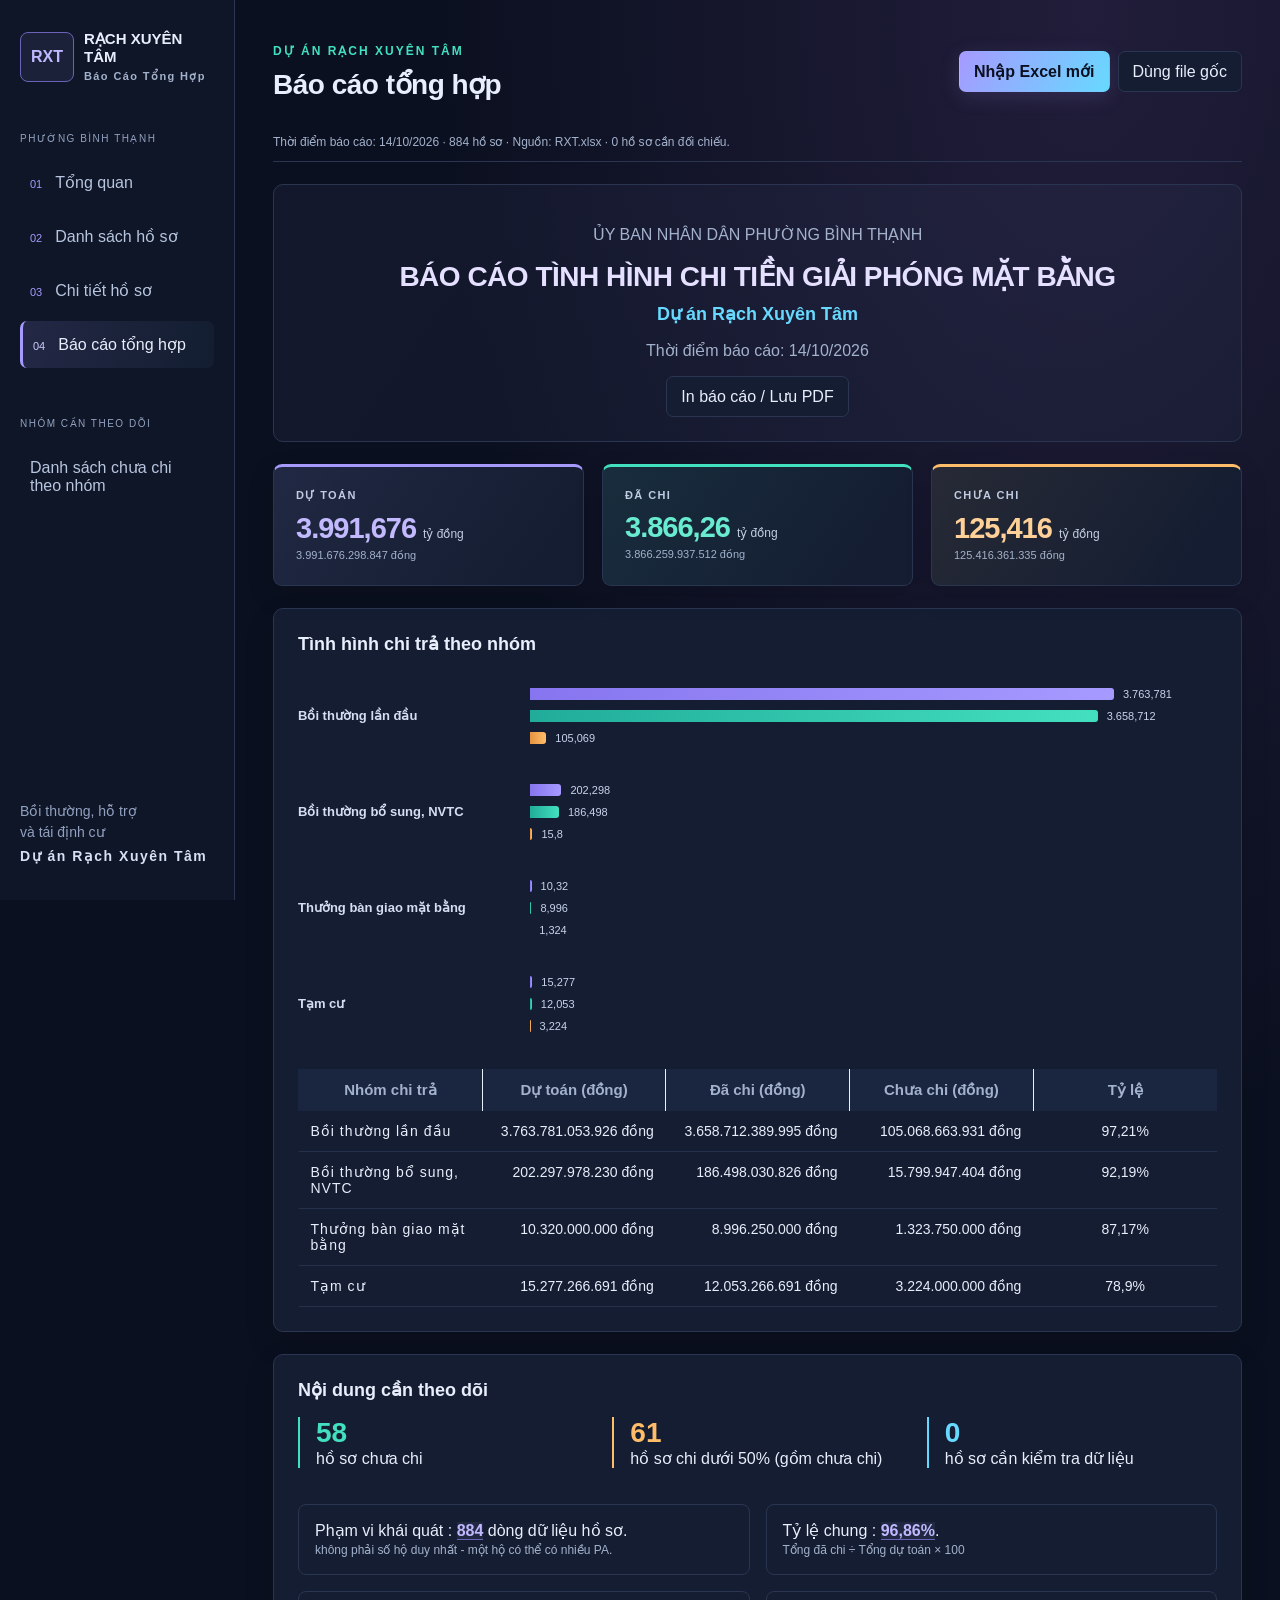
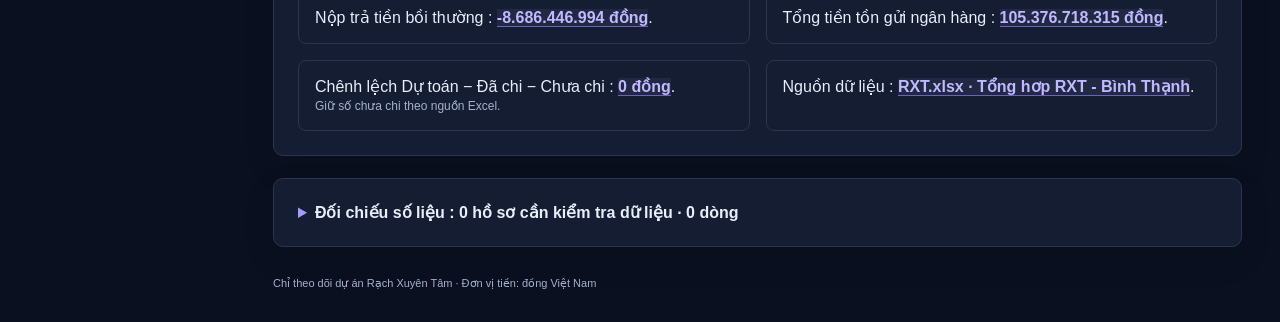
<file: pages/bao-cao.html>
<!doctype html>
<html lang="vi">
  <head>
    <meta charset="utf-8" />
    <meta name="viewport" content="width=device-width,initial-scale=1" />
    <meta
      name="description"
      content="Theo dõi giải ngân bồi thường, hỗ trợ và tái định cư dự án Rạch Xuyên Tâm, phường Bình Thạnh"
    />
    <title>Rạch Xuyên Tâm · Quản lý giải ngân</title>
    <link rel="icon" href="../assets/favicon.svg" />
    <link rel="stylesheet" href="../css/style.css" />
    <link rel="stylesheet" href="../css/dashboard.css" />
    <link rel="stylesheet" href="../css/report.css" />
  </head>
  <body data-page="report">
    <div id="app"></div>
    <script src="../assets/vendor/xlsx.full.min.js"></script>
    <script src="../data/snapshot.js"></script>
    <script src="../js/mapping.js"></script>
    <script src="../js/data.js"></script>
    <script src="../js/excel.js"></script>
    <script src="../js/dashboard.js"></script>
    <script src="../js/detail.js"></script>
    <script src="../js/progress.js"></script>
    <script src="../js/report.js"></script>
    <script src="../js/app.js"></script>
  </body>
</html>
</file>
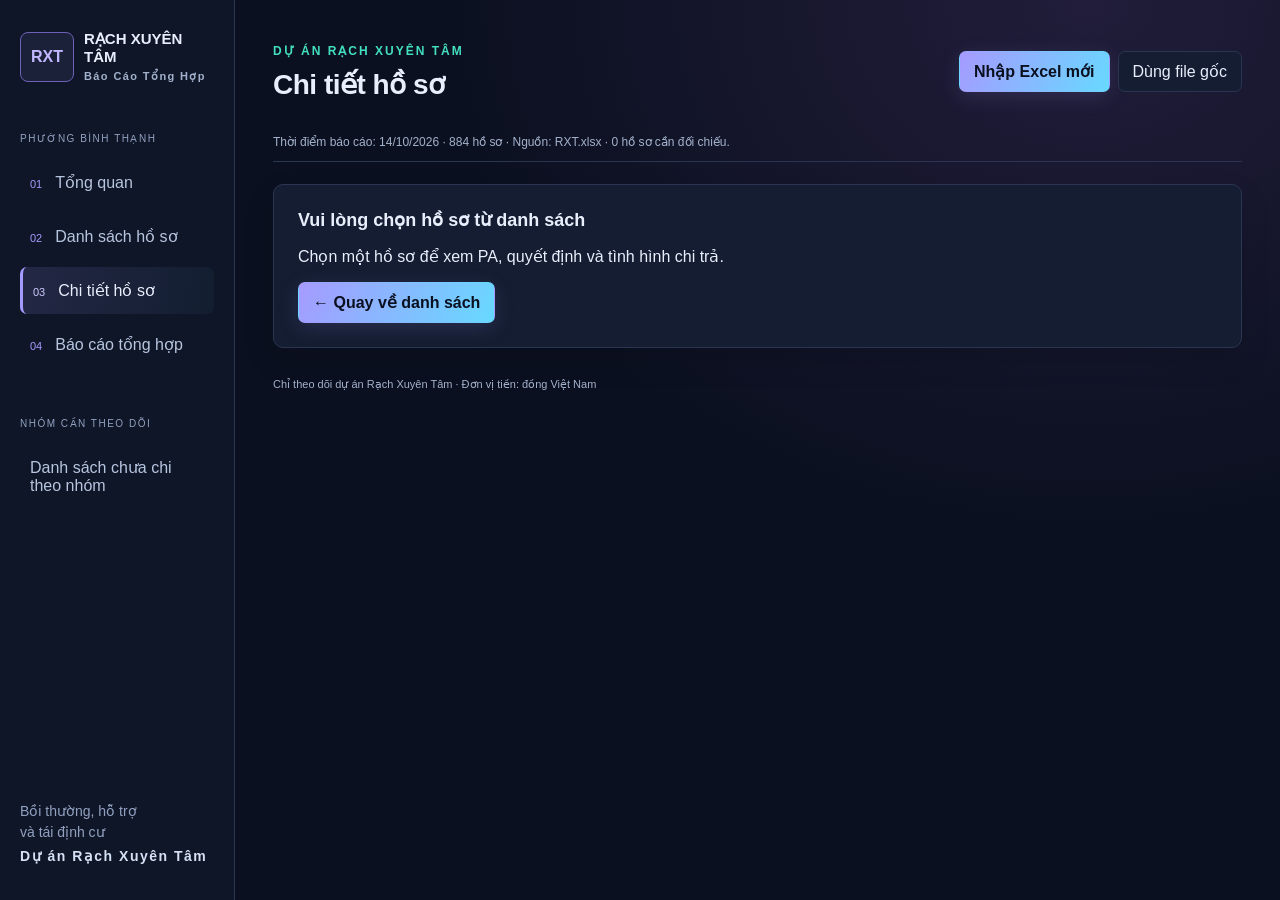
<file: pages/chi-tiet.html>
<!doctype html>
<html lang="vi">
  <head>
    <meta charset="utf-8" />
    <meta name="viewport" content="width=device-width,initial-scale=1" />
    <meta
      name="description"
      content="Theo dõi giải ngân bồi thường, hỗ trợ và tái định cư dự án Rạch Xuyên Tâm, phường Bình Thạnh"
    />
    <title>Rạch Xuyên Tâm · Quản lý giải ngân</title>
    <link rel="icon" href="../assets/favicon.svg" />
    <link rel="stylesheet" href="../css/style.css" />
    <link rel="stylesheet" href="../css/dashboard.css" />
    <link rel="stylesheet" href="../css/report.css" />
  </head>
  <body data-page="detail">
    <div id="app"></div>
    <script src="../assets/vendor/xlsx.full.min.js"></script>
    <script src="../data/snapshot.js"></script>
    <script src="../js/mapping.js"></script>
    <script src="../js/data.js"></script>
    <script src="../js/excel.js"></script>
    <script src="../js/dashboard.js"></script>
    <script src="../js/detail.js"></script>
    <script src="../js/progress.js"></script>
    <script src="../js/report.js"></script>
    <script src="../js/app.js"></script>
  </body>
</html>
</file>
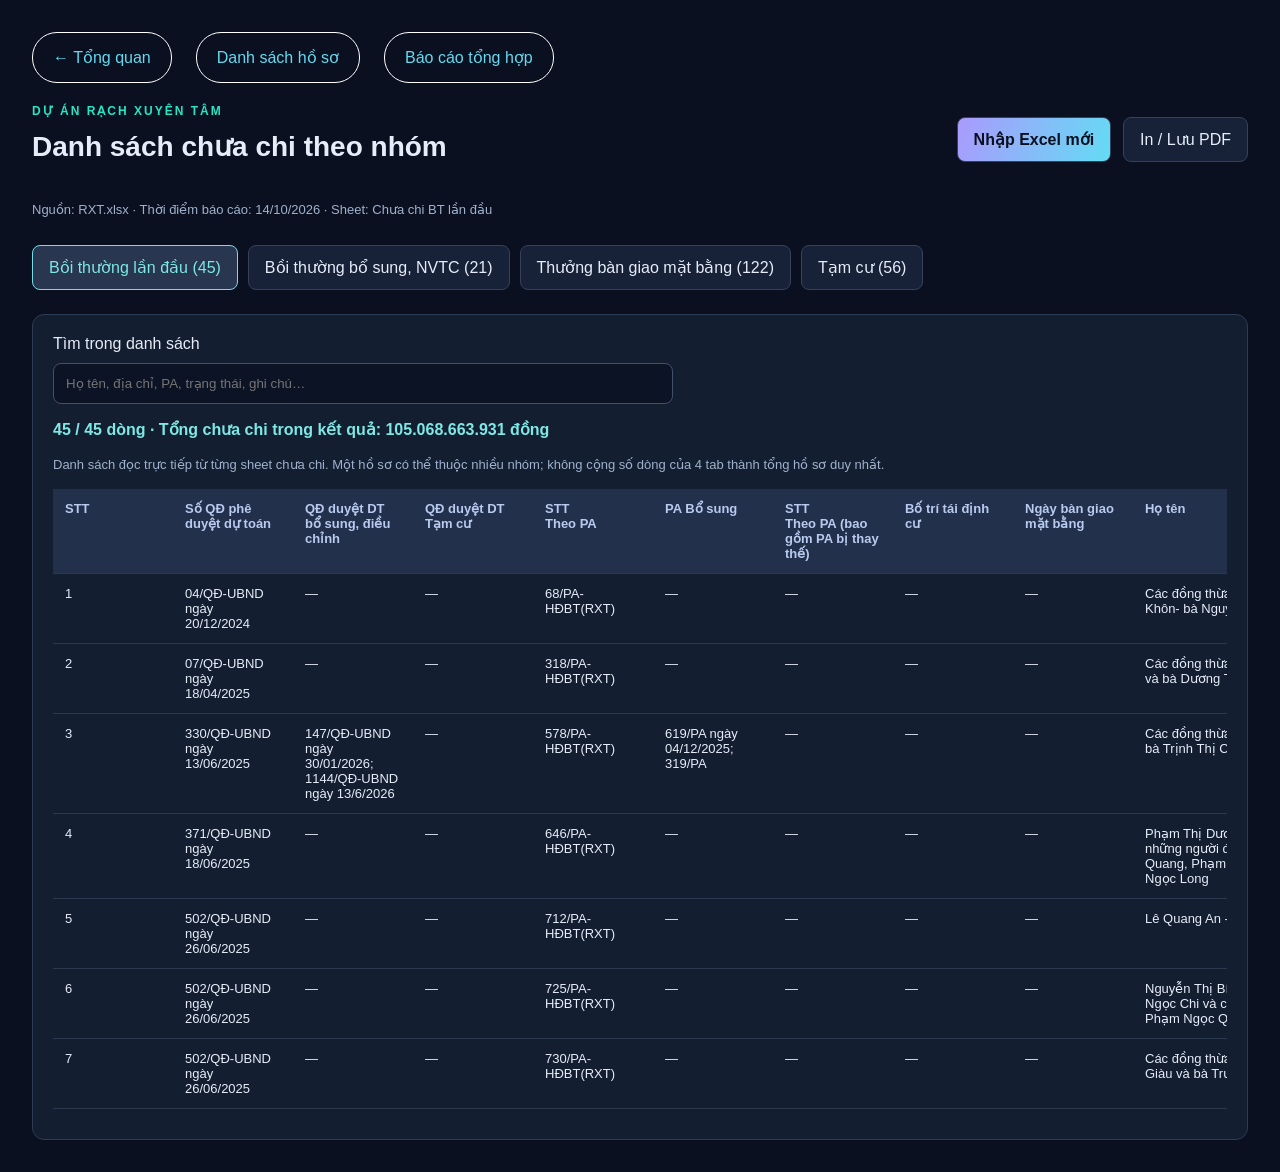
<file: pages/chua-chi.html>
<!doctype html>
<html lang="vi">
  <head>
    <meta charset="utf-8" />
    <meta name="viewport" content="width=device-width,initial-scale=1" />
    <title>Danh sách chưa chi · RXT</title>
    <link rel="stylesheet" href="../css/chua-chi.css" />
  </head>
  <body>
    <main>
      <nav>
        <a href="tong-quan.html">← Tổng quan</a>
        <a href="tien-do.html">Danh sách hồ sơ</a>
        <a href="bao-cao.html">Báo cáo tổng hợp</a>
      </nav>
      <header>
        <div>
          <p class="eyebrow">DỰ ÁN RẠCH XUYÊN TÂM</p>
          <h1>Danh sách chưa chi theo nhóm</h1>
        </div>
        <div class="actions">
          <label class="button"
            >Nhập Excel mới<input
              id="file"
              type="file"
              accept=".xlsx,.xls"
              hidden /></label
          ><button id="print">In / Lưu PDF</button>
        </div>
      </header>
      <p id="source" class="muted"></p>
      <p id="error" role="alert" hidden></p>
      <div id="tabs" role="tablist" aria-label="Nhóm chưa chi"></div>
      <section>
        <label for="search">Tìm trong danh sách</label
        ><input
          id="search"
          type="search"
          placeholder="Họ tên, địa chỉ, PA, trạng thái, ghi chú…"
        />
        <p id="stats" aria-live="polite"></p>
        <p class="muted">
          Danh sách đọc trực tiếp từ từng sheet chưa chi. Một hồ sơ có thể thuộc
          nhiều nhóm; không cộng số dòng của 4 tab thành tổng hồ sơ duy nhất.
        </p>
        <div class="table-wrap">
          <table>
            <thead id="head"></thead>
            <tbody id="body"></tbody>
          </table>
        </div>
      </section>
    </main>
    <script src="../assets/vendor/xlsx.full.min.js"></script>
    <script src="../js/excel.js"></script>
    <script src="../js/chua-chi.js"></script>
  </body>
</html>
</file>
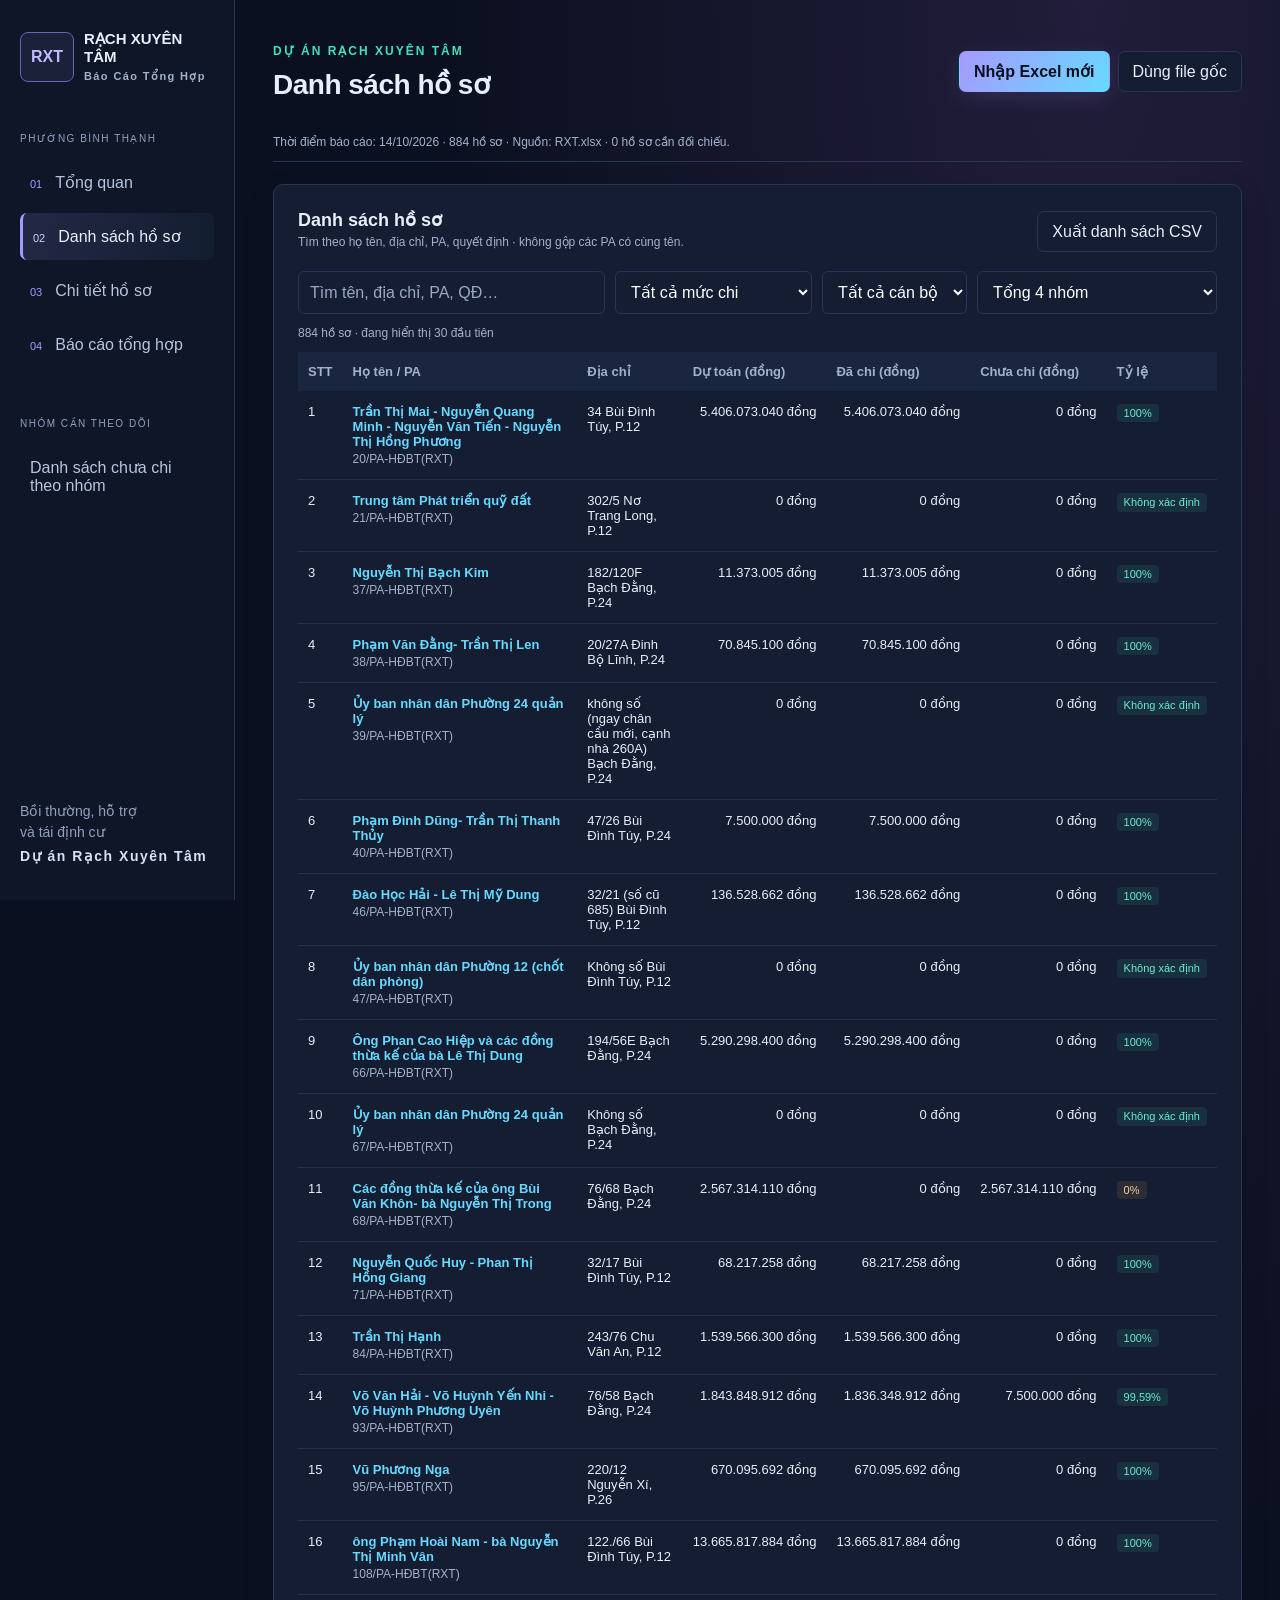
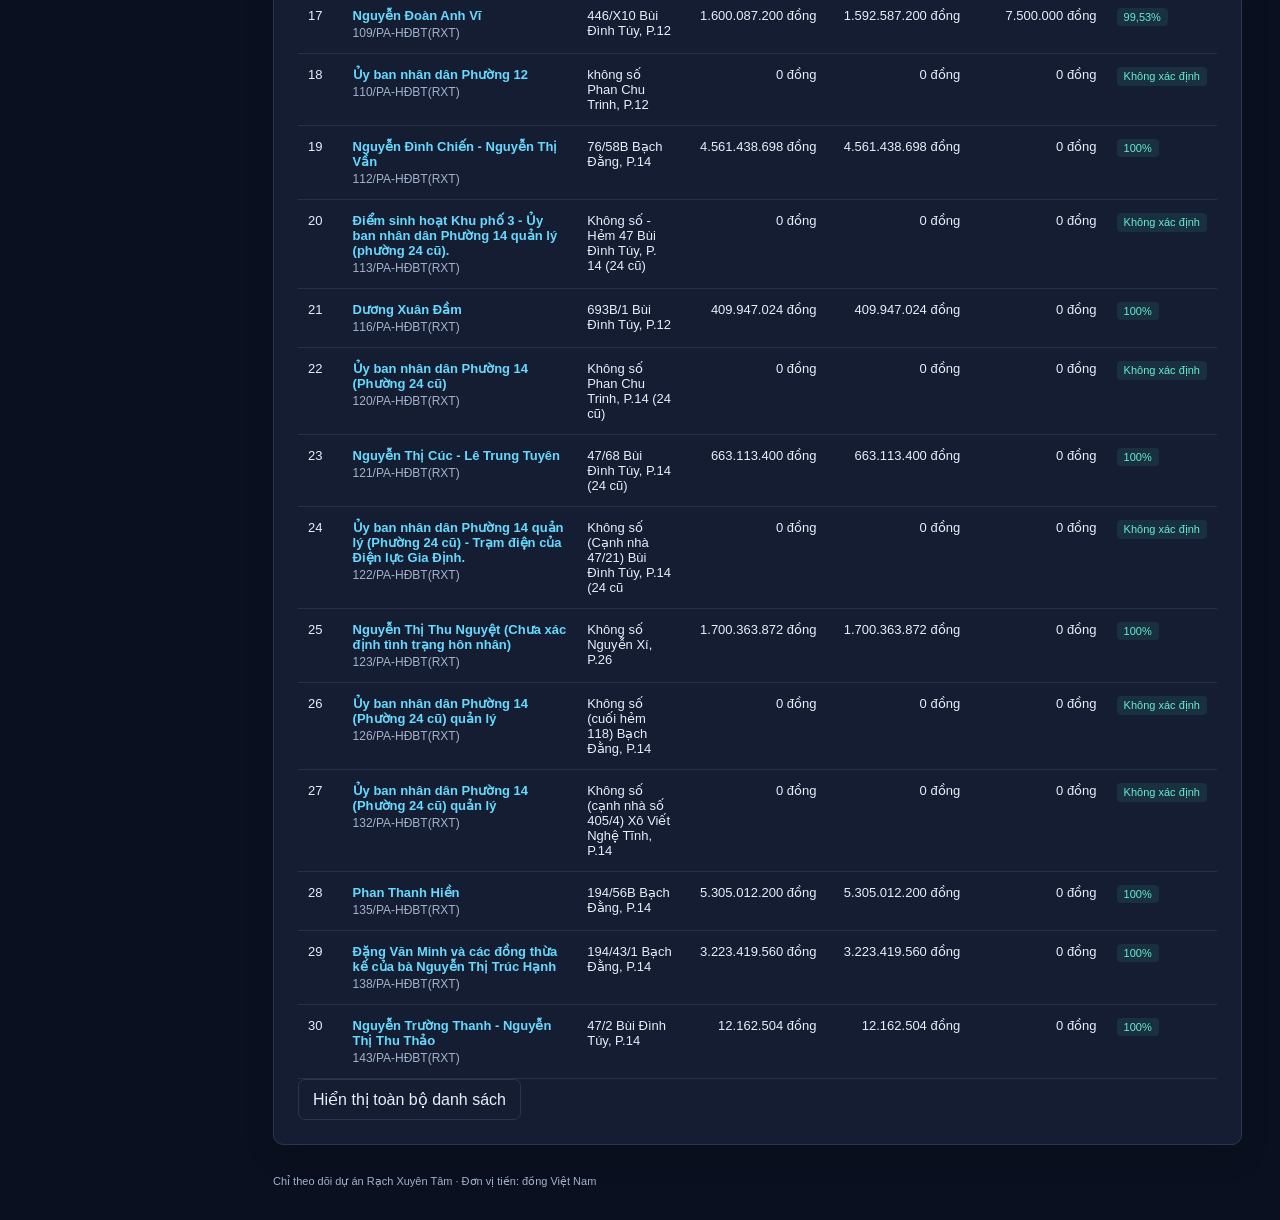
<file: pages/tien-do.html>
<!doctype html>
<html lang="vi">
  <head>
    <meta charset="utf-8" />
    <meta name="viewport" content="width=device-width,initial-scale=1" />
    <meta
      name="description"
      content="Theo dõi giải ngân bồi thường, hỗ trợ và tái định cư dự án Rạch Xuyên Tâm, phường Bình Thạnh"
    />
    <title>Rạch Xuyên Tâm · Quản lý giải ngân</title>
    <link rel="icon" href="../assets/favicon.svg" />
    <link rel="stylesheet" href="../css/style.css" />
    <link rel="stylesheet" href="../css/dashboard.css" />
    <link rel="stylesheet" href="../css/report.css" />
  </head>
  <body data-page="progress">
    <div id="app"></div>
    <script src="../assets/vendor/xlsx.full.min.js"></script>
    <script src="../data/snapshot.js"></script>
    <script src="../js/mapping.js"></script>
    <script src="../js/data.js"></script>
    <script src="../js/excel.js"></script>
    <script src="../js/dashboard.js"></script>
    <script src="../js/detail.js"></script>
    <script src="../js/progress.js"></script>
    <script src="../js/report.js"></script>
    <script src="../js/app.js"></script>
  </body>
</html>
</file>
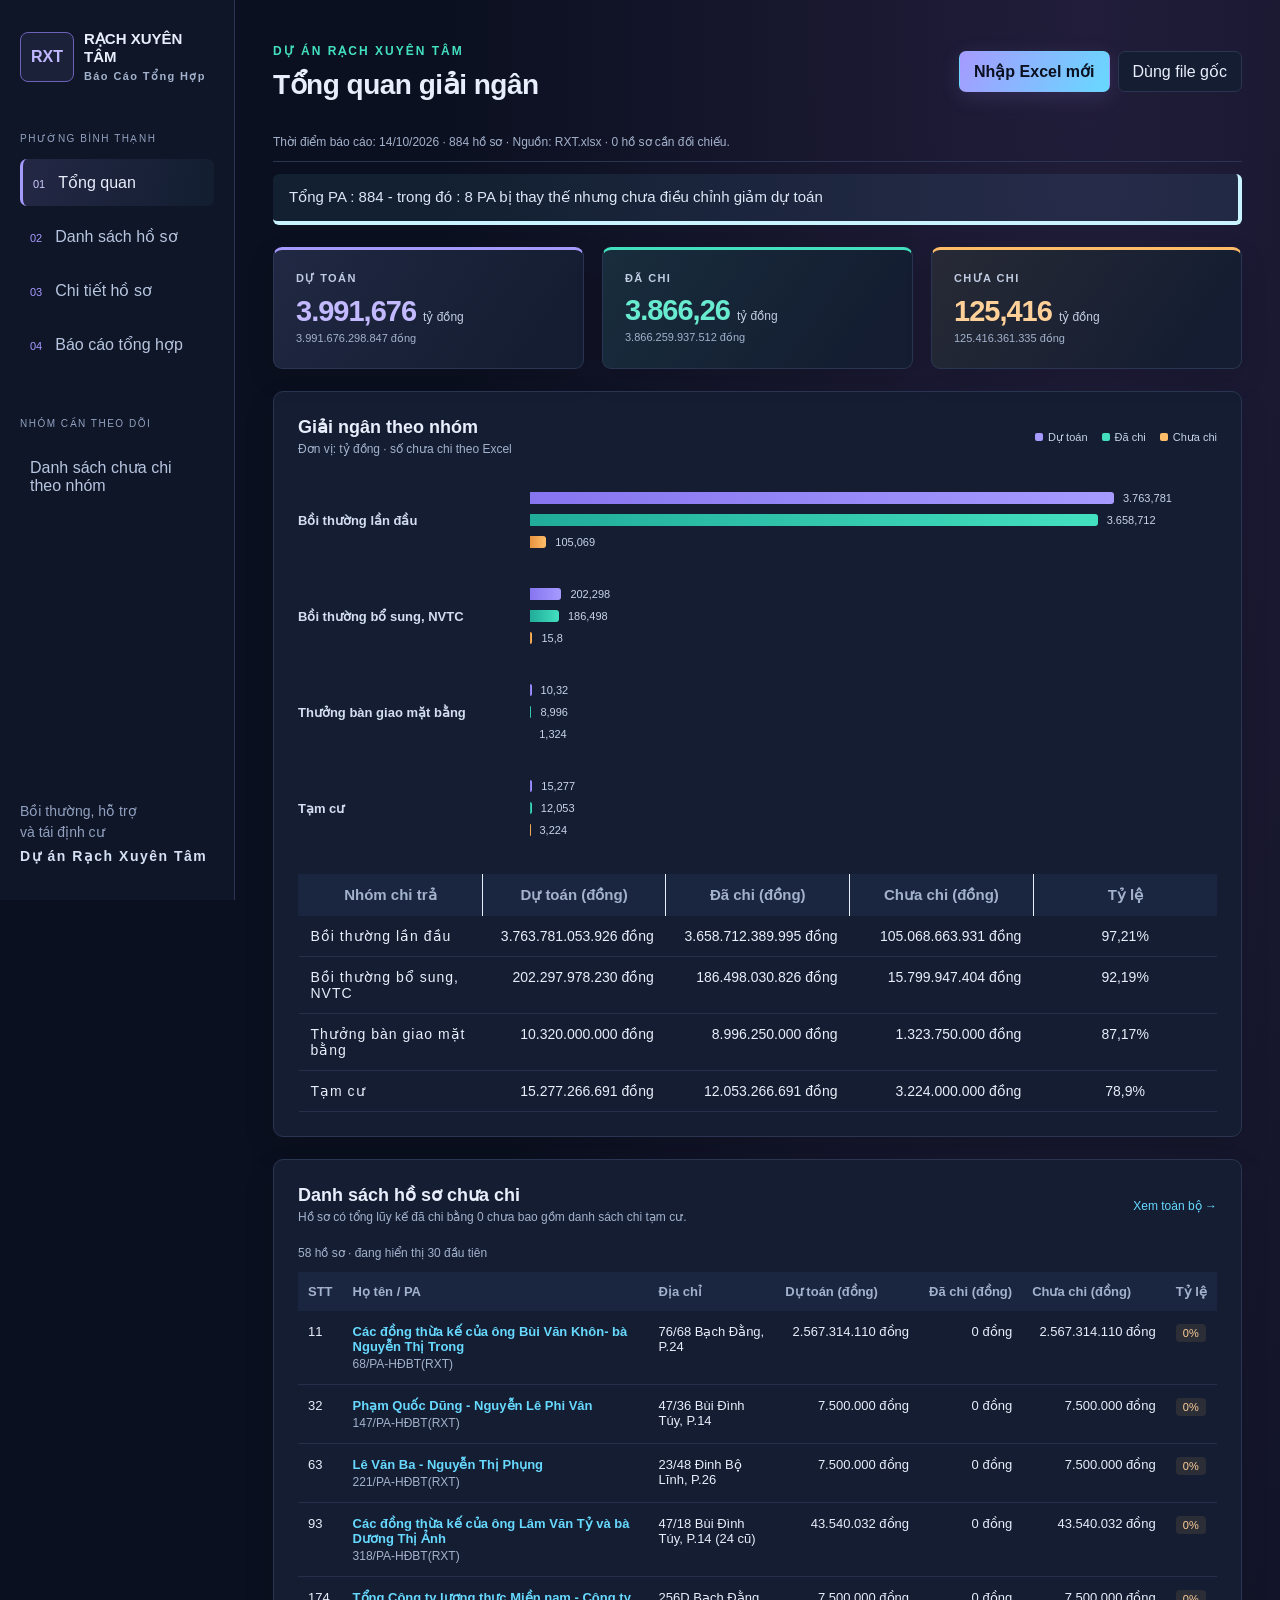
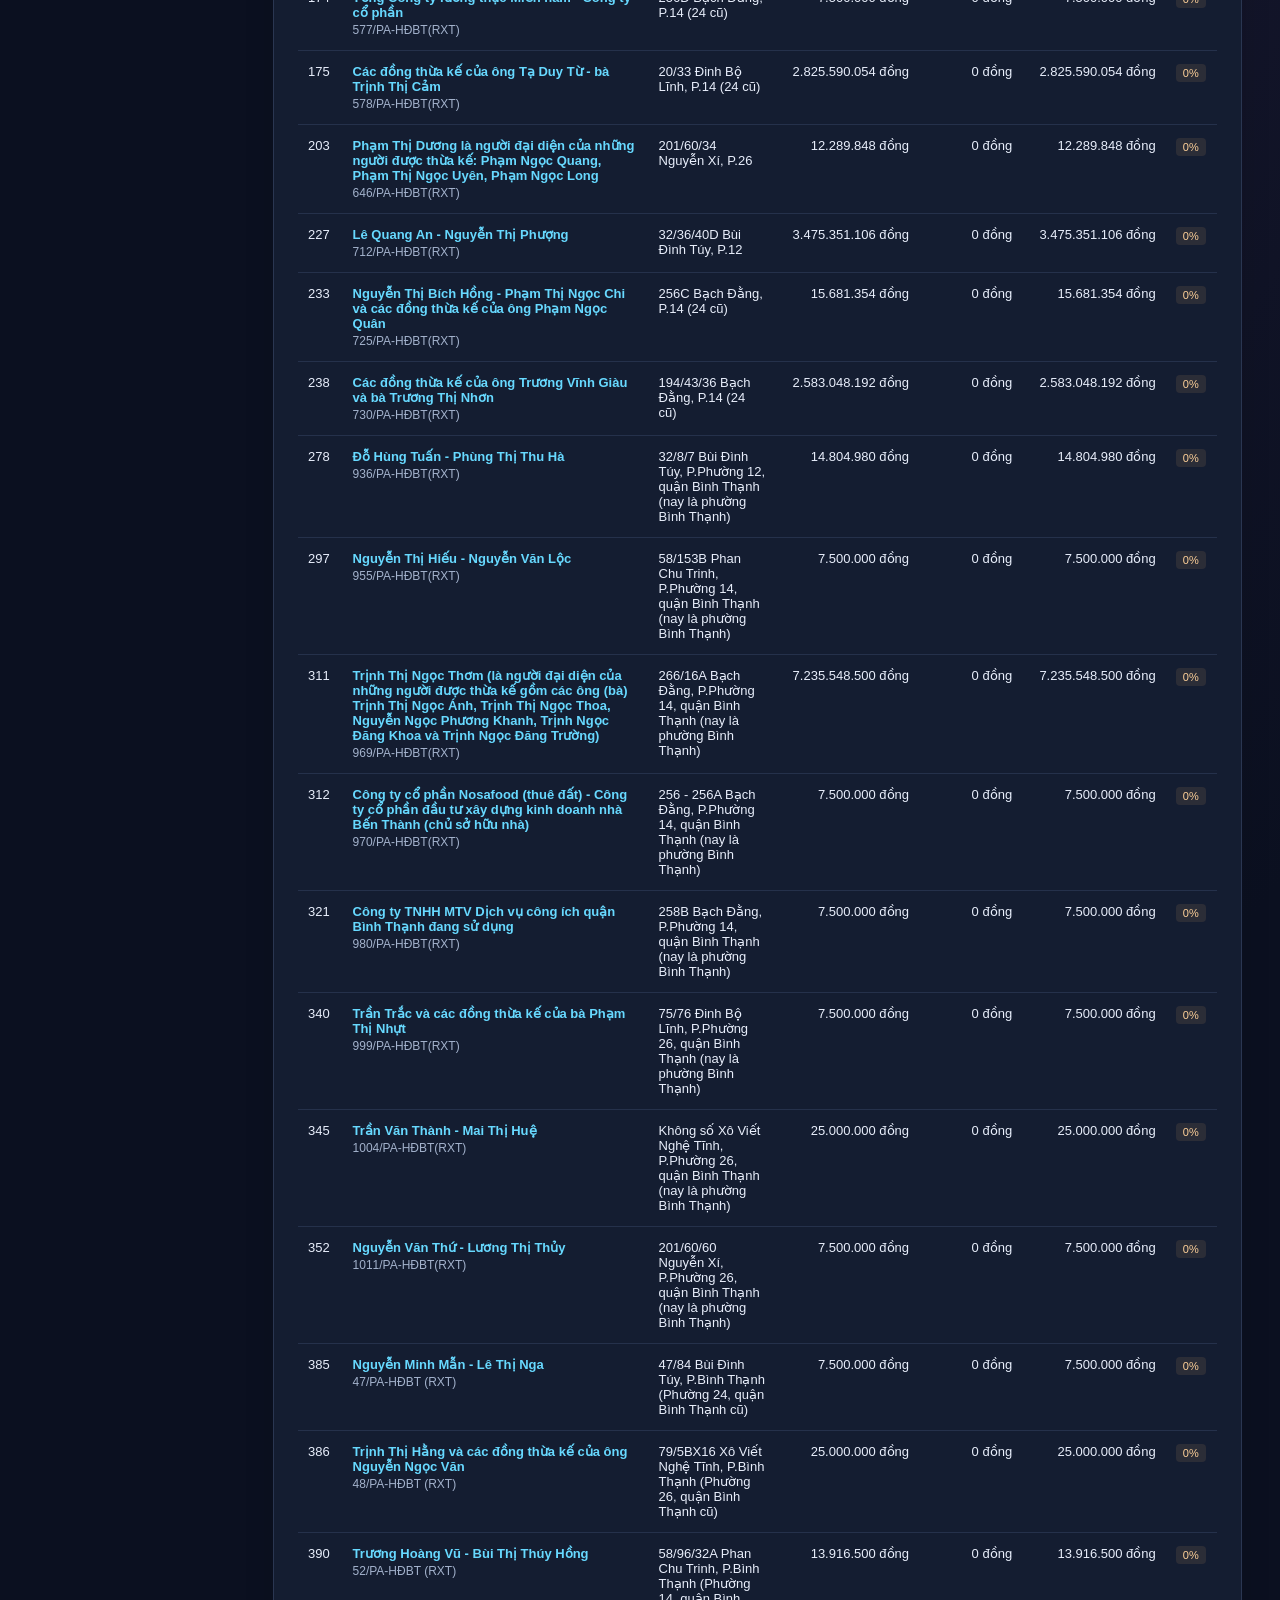
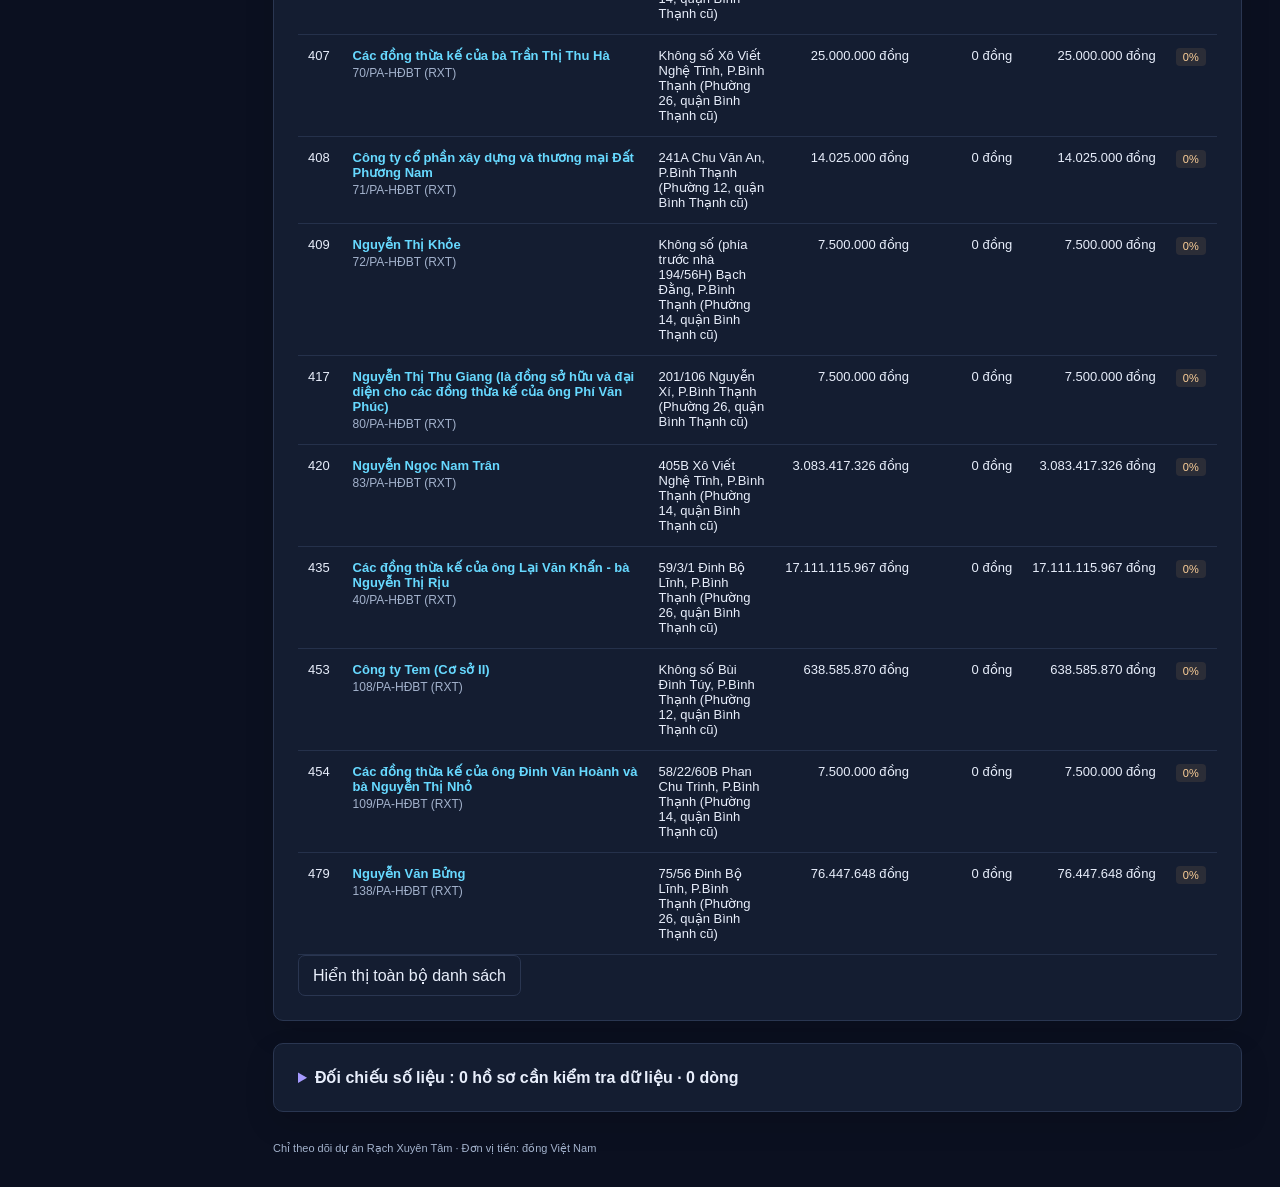
<file: pages/tong-quan.html>
<!doctype html>
<html lang="vi">
  <head>
    <meta charset="utf-8" />
    <meta name="viewport" content="width=device-width,initial-scale=1" />
    <meta name="description"
      content="Theo dõi giải ngân bồi thường, hỗ trợ và tái định cư Dự án Rạch Xuyên Tâm, phường Bình Thạnh"
    />
    <title>Rạch Xuyên Tâm · Quản lý giải ngân</title>
    <link rel="icon" href="../assets/favicon.svg" />
    <link rel="stylesheet" href="../css/style.css" />
    <link rel="stylesheet" href="../css/dashboard.css" />
    <link rel="stylesheet" href="../css/report.css" />
  </head>

  <body data-page="dashboard">
    <div id="app"></div>
    <script src="../assets/vendor/xlsx.full.min.js"></script>
    <script src="../data/snapshot.js"></script>
    <script src="../js/mapping.js"></script>
    <script src="../js/data.js"></script>
    <script src="../js/excel.js"></script>
    <script src="../js/dashboard.js"></script>
    <script src="../js/detail.js"></script>
    <script src="../js/progress.js"></script>
    <script src="../js/report.js"></script>
    <script src="../js/app.js"></script>
  </body>
</html>
</file>
<file: css/style.css>
/* RXT dark dashboard — màu nhấn chỉnh tại đây. */
:root {
  color-scheme:dark;
  --ink:#e8eefb;
  --muted:#a3b2cc;
  --teal:#43e0c0;
  --blue:#a69aff;
  --orange:#ffbd69;
  --line:#2a3651;
  --bg:#0b1020;
  --surface:#141d31;
  --raised:#1a2640;
  --cyan:#67d9ff;
  --shadow: rgba(62, 75, 119, 0.2) 0px 7px 29px 0px;
}
* {
  box-sizing:border-box}
body {
  margin:0;
  background:radial-gradient(ellipse at 85% 0%,#211d3a 0,transparent 42%),var(--bg);
  color:var(--ink);
  font-family: Inter, "Segoe UI", Arial, sans-serif;}
a {
  color:var(--teal);
  text-decoration:none}
a:hover {
  text-decoration:underline}
button,input,select {
  font:inherit}
button,.button {
  border:1px solid var(--line);
  border-radius:7px;
  padding:10px 14px;
  background:var(--surface);
  color:var(--ink);
  cursor:pointer;
  display:inline-block}
button:hover {
  background:var(--raised)}
.button {
  background:linear-gradient(120deg,#a69aff,#67d9ff);
  color:#0b1020;
  border-color:transparent;
  font-weight:bold;
  box-shadow:0 5px 20px #a69aff26}
input,select {
  padding:11px;
  border:1px solid var(--line);
  border-radius:6px;
  background:var(--surface);
  min-width:0
}
button:focus-visible,a:focus-visible,input:focus-visible,select:focus-visible {
  outline:3px solid #e69a37;
  outline-offset:2px
}
#app {
  display:grid;
  grid-template-columns:235px minmax(0,1fr);
  min-height:100vh
}
/* thanh navigation-bar */
aside {
  padding:30px 20px;
  background:#0f1628;
  color:#c5d3ec;
  border-right:1px solid var(--line);
  position:sticky;
  top:0;
  height:100vh
}
.brand {
  display:flex;
  gap:10px;
  align-items:center;
  color:var(--ink)
}
.brand-icon {
  border:1px solid #6c62b8;
  background:#a69aff15;
  color:#c1b8ff;
  border-radius:8px;
  padding: 15px 10px;
  font-weight:bold
}
.brand-icon:hover { box-shadow: rgb(154, 131, 253, 0.5) 0px 7px 25px 5px; }

.brand small {
  display:block;
  font-size:11px;
  letter-spacing:1.4px;
  color:#a3b2cc;
  margin-top: 5px;
}
.brand-title {
  display: inline;
  font-size: 15px;
  font-weight: bold;
}
.nav-label {
  font-size: 10px;
  letter-spacing:1.5px;
  margin: 50px 0 15px;
  color:#91a1bf
}
nav a {
  display:block;
  color:#b7c5df;
  padding:14px 10px;
  border-radius:7px;
  margin-bottom:7px
}
nav a span {
  font-size:11px;
  margin-right:13px;
  color:#a69aff
}
nav a.active {
  background:linear-gradient(100deg,#a69aff22,#67d9ff0a);
  color:var(--ink);
  border-left:3px solid var(--blue)
}
nav.chuachi a:hover {
  color: #b3a9f0;
}
.sidebar-note {
  position:absolute;
  bottom: 30px;
  font-size:14px;
  color:#91a1bf;
  line-height:1.5;
}
.sidebar-note b {
  color:#d6e1f6;
  letter-spacing:1.5px;
  line-height:1.9;
}
main {
  padding:32px 38px;
  min-width:0
}
header {
  display:flex;
  justify-content:space-between;
  align-items:center;
  gap:20px
}
header p {
  font-size:12px;
  letter-spacing:2px;
  color:var(--teal);
  font-weight:bold;
  margin-bottom: 10px;
}
h1 {
  font-size: 28px;
  margin:4px 0 10px;
  letter-spacing:-.5px
}
h2 {
  font-size:18px;
  margin:0}
h3 {
  font-size:15px}
.actions {
  display:flex;
  gap:8px
}
.source {
  font-size:12px;
  color:var(--muted);
  padding:12px 0;
  border-bottom:1px solid var(--line)
}
.notice {
  background:#ffbd6912;
  border-left: 4px solid var(--orange);
  padding:13px 17px;
  color:#ffd199
}
.panel {
  background:var(--surface);
  border:1px solid var(--line);
  border-radius:10px;
  padding:24px;
  margin:22px 0
}
.section-title {
  display:flex;
  justify-content:space-between;
  align-items:center;
  gap:16px;
  margin-bottom:18px
}
.section-title p {
  color:var(--muted);
  font-size:12px;
  margin:4px 0
}
.legend {
  display:flex;
  gap:14px;
  font-size:11px;
  white-space:nowrap
}
.legend span:before {
  content:'';
  display:inline-block;
  width:8px;
  height:8px;
  background:var(--blue);
  margin-right:5px;
  border-radius:2px
}
.legend .paid:before {
  background:var(--teal)}
.legend .remaining:before {
  background:var(--orange)}
.table-wrap {
  overflow:auto}
table {
  border-collapse:collapse;
  width:100%;
  font-size:13px;
  text-align:left
}
th {
  background:#1a2540;
  color:var(--muted);
  font-size:13px;
  padding:12px 10px;
  white-space:nowrap
}
td {
  padding:13px 10px;
  border-bottom:1px solid #25314b;
  vertical-align:top
}
td small {
  display:block;
  font-size:12px;
  color:var(--muted);
  margin-top:3px
}
td.num {
  white-space:nowrap;
  text-align:right;
  font-variant-numeric:tabular-nums
}
td:nth-child(2) {
  min-width:200px}
tr:hover td {
  background:#1c2941}
.flag {
  color:#ffbd69!important}
.badge {
  display:inline-block;
  white-space:nowrap;
  padding:3px 7px;
  border-radius:4px;
  font-size:11px
}
.badge.low {
  background:#ffbd691a;
  color:#ffd199
}
.badge.ok {
  background:#43e0c019;
  color:#69ebd0
}
.filters {
  display:flex;
  flex-wrap:wrap;
  gap:10px
}
.filters input {
  flex:1;
  min-width:240px}
.result-count {
  font-size:12px;
  color:var(--muted)
}
dl {
  display:grid;
  grid-template-columns:210px 1fr;
  gap:10px 24px
}
dt {
  color:var(--muted)}
dd {
  margin:0;
  overflow-wrap:anywhere
}
.detail {  border-top:3px solid var(--teal)}

details summary {
  cursor:pointer;
  font-weight:bold
}
.report-note {
  margin: 8px 0 16px;
  padding: 12px 16px;
  border-right: 4px solid #c9f3ff;
  border-bottom: 4px solid #c9f3ff;
  border-radius: 6px;
  background: rgba(98, 214, 245, 0.08);
  color: #dce6f5;
  font-size: 15px;
  line-height: 1.5;
  white-space: pre-line;
}
footer {
  font-size:11px;
  color:var(--muted);
  margin-top:30px
}

@media(max-width:1100px) {
  main {
  padding:24px}
#app {
  grid-template-columns:200px minmax(0,1fr)}
.section-title {
  align-items:flex-start;
  flex-direction:column}
.actions {
  flex-wrap:wrap}
}
@media(max-width:760px) {
  #app {
  display:block}
aside {
  position:static;
  height:auto;
  padding:16px}
.brand {
  font-size:14px}
.nav-label,.sidebar-note {
  display:none}
nav {
  display:flex;
  overflow:auto;
  margin-top:14px;
  gap:5px}
nav a {
  white-space:nowrap;
  padding:8px;
  font-size:12px}
nav a span {
  display:none}
header {
  align-items:flex-start;
  flex-direction:column;
  gap:6px}
main {
  padding:18px}
h1 {
  font-size:24px}
.panel {
  padding:16px}
.filters>* {
  width:100%}
dl {
  grid-template-columns:1fr;
  gap:3px}
dd {
  margin-bottom:10px}
}


/* Surfaces, contrôles et états partagés par les quatre pages. */
.panel  {
   box-shadow: 0 12px 30px #00000020;
   }

.brand:hover  {
   text-decoration: none;
   }

nav a:hover  {
   background: #a69aff12;
   color: #fff;
   text-decoration: none;
   }

nav a.active span  {
   color: #d0caff;
   }

input::placeholder  {
   color: #99a9c5;
   opacity: 1;
   }

input:focus, select:focus  {
   border-color: var(--blue);
   }

select option  {
   background: #141d31;
   color: var(--ink);
   }

.button:hover  {
   filter: brightness(1.08);
   }

button, .button, nav a  {
   transition: background-color .15s ease, border-color .15s ease;
   }

button:hover  {
   border-color: #7182a8;
   }

a  {
   color: var(--cyan);
   }

td a  {
   font-weight: 600;
   }

.table-wrap  {
   scrollbar-color: #4b587c #10182b;
   }

.legend  {
   color: #c6d2e9;
   }

.section-title > a  {
   font-size: 12px;
   }

details[open] summary  {
   margin-bottom: 18px;
   }

summary::marker  {
   color: var(--blue);
   }

.detail  {
   background: linear-gradient(130deg,#43e0c009,transparent 45%),var(--surface);
   }

::selection  {
   background: #a69aff55;
   color: #fff;
   }

@media (prefers-reduced-motion: reduce)  {
  
  button, .button, nav a  {
   transition: none;
   }

}

/* Liên kết có hình thức nút: không gạch chân khi hover. */
.button:hover, .back-to-list:hover { text-decoration: none; }

.group-table { margin-top: 16px; }

.group-table table {
  width: 100%;
  table-layout: fixed;
  font-size: 14px;
}

.group-table th,
.group-table td {
  width: 20%; /* 100% chia 5 cột */
  min-width: 0;
  padding: 12px;
  white-space: normal;
  overflow-wrap: anywhere;
}

/* Ảnh bảng 4 nhóm: căn tiêu đề các cột tiền giống số liệu bên dưới. */
.group-table th { 
  text-align: center;
  font-size: 15px;
  border-left: 1px solid var(--ink);
}

.group-table th:nth-child(1) { border-left: 1px solid var(--raised);}

.group-table tbody tr:hover td {
  font-weight: bold;
  color: #fff;
}
.group-table td:nth-child(1) { letter-spacing: 1px;}
.group-table td:nth-child(5) { text-align: center; }
/* Bảng chi tiết có lý do: bỏ quy tắc 20% ở bảng 5 cột. */
.group-table.has-reasons table { table-layout: fixed; min-width: 1050px; }
.group-table.has-reasons th, .group-table.has-reasons td { width: auto; min-width: 0; }
.group-table.has-reasons th:nth-child(1) { width: 20%; }
.group-table.has-reasons th:nth-child(2),
.group-table.has-reasons th:nth-child(3),
.group-table.has-reasons th:nth-child(4) { width: 17%; }
.group-table.has-reasons th:nth-child(5) { width: 9%; }
.group-table.has-reasons th:nth-child(6) { width: 20%; text-align: left; }
.group-table.has-reasons .reason-cell { white-space: normal; overflow-wrap: anywhere; text-align: left; }
.period-table { margin-top: 20px; }
.period-table th:not(:first-child) { text-align: right; }
</file>
<file: css/dashboard.css>
.kpis {
  display:grid;
  grid-template-columns:repeat(3,minmax(0,1fr));
  gap:18px;
  margin:22px 0
}
.kpi {
  background:var(--surface);
  border:1px solid var(--line);
  border-top:3px solid var(--blue);
  padding:22px;
  border-radius:9px}
.kpi.paid {
  border-top-color:var(--teal)}
.kpi.remaining {
  border-top-color:var(--orange)}
.kpi p {
  font-size:11px;
  letter-spacing:1.4px;
  font-weight:bold;
  color:var(--muted);
  margin:0 0 10px}
.kpi strong {
  display:block;
  font-size:29px;
  letter-spacing:-1px;
  font-variant-numeric:tabular-nums}
.kpi strong small {
  font-size:12px;
  letter-spacing:0;
  font-weight:normal}
.kpi>span {
  font-size:11px;
  color:var(--muted)}
.chart {
  margin:20px 0 30px}
.chart-row {
  display:grid;
  grid-template-columns:210px 1fr;
  gap:22px;
  align-items:center;
  margin:25px 0}
.chart-row>strong {
  font-size:13px}
.barline {
  display:flex;
  align-items:center;
  gap:9px;
  margin:5px 0;
  height:17px;
  font-size:11px}
.bar {
  height:12px;
  border-radius:0 3px 3px 0;
  background:var(--blue);
  min-width:0}
.bar.paid {
  background:var(--teal)}
.bar.remaining {
  background:var(--orange)}
.barline span {
  white-space:nowrap}
@media(max-width:1000px) {
  .kpi strong {
  font-size:23px}
.kpi {
  padding:16px}
}
@media(max-width:760px) {
  .kpis {
  grid-template-columns:1fr;
  gap:10px}
.kpi strong {
  font-size:28px}
.chart-row {
  grid-template-columns:1fr;
  gap:7px}
.legend {
  flex-wrap:wrap}
}


/* Une couleur par indicateur, identique sur les cartes et les graphiques. */
.kpi  {
   position: relative;
   overflow: hidden;
   box-shadow: 0 10px 28px #00000020;
   }

.kpi.budget  {
   background: linear-gradient(125deg,#a69aff17,transparent 85%),var(--surface);
   }

.kpi.paid  {
   background: linear-gradient(125deg,#43e0c015,transparent 85%),var(--surface);
   }

.kpi.remaining  {
   background: linear-gradient(125deg,#ffbd6915,transparent 85%),var(--surface);
   }

.kpi.budget strong  {
   color: #c2b9ff;
   }

.kpi.paid strong  {
   color: #69ebd0;
   }

.kpi.remaining strong  {
   color: #ffd199;
   }

.kpi strong small  {
   color: #c2cde2;
   }

.kpi p  {
   color: #c0cce2;
   }

.chart-row > strong  {
   color: #d4def1;
   }

.barline span  {
   color: #c8d4ec;
   font-variant-numeric: tabular-nums;
   }

.bar  {
   background: linear-gradient(90deg,#8675ef,var(--blue));
   }

.bar.paid  {
   background: linear-gradient(90deg,#20ac99,var(--teal));
   }

.bar.remaining  {
   background: linear-gradient(90deg,#e69340,var(--orange));
   }
</file>
<file: css/report.css>
.report-heading {
  text-align:center;
  padding:24px}
.report-heading p {
  color:var(--muted)}
.report-stats {
  display:flex;
  gap:24px;
  flex-wrap:wrap}
.report-stats strong {
  display:block;
  font-size:28px;
  color:var(--teal)}

.report-grid {
  display: grid;
  grid-template-columns: repeat(2, minmax(0, 1fr));
  gap: 16px;
  margin-top: 20px;
}

.report-grid > p {
  margin: 0;
  padding: 16px;
  border: 1px solid var(--line);
  border-radius: 8px;
  background: var(--surface);
  overflow-wrap: anywhere;
}

.report-grid span {
  font-size: 12px;
  color:#a3b2cc;
}
.report-grid strong {
  border-bottom:1px solid #6c62b8;
  background:#a69aff15;
  color:#c1b8ff;
}

/* Điện thoại: chuyển thành 1 cột */
@media (max-width: 760px) {
  .report-grid {
    grid-template-columns: 1fr;
  }
}
@media print {
  @page {
  size:A4 landscape;
  margin:12mm}
body {
  background:white;
  font-size:11px}
#app {
  display:block}
aside,header,.actions,footer,#printReport,.showAll {
  display:none!important}
main {
  padding:0}
.source {
  font-size:10px}
.report-heading {
  padding:0 0 8px}
.report-heading h2 {
  font-size:18px}
.report-heading p,.report-heading h3 {
  margin:4px}
.panel {
  padding:14px;
  margin:12px 0;
  border-radius:0;
  break-inside:avoid}
.kpis {
  margin:10px 0;
  gap:10px}
.kpi {
  padding:12px}
.kpi strong {
  font-size:22px}
.chart-row {
  margin:10px 0;
  grid-template-columns:200px 1fr}
.chart {
  margin:10px 0}
.bar,.kpi,.badge,th {
  -webkit-print-color-adjust:exact;
  print-color-adjust:exact}
.table-wrap {
  overflow:visible}
table {
  font-size:15px}
td,th {
  padding:13px}
.report-stats p {
  margin:7px 0}
details:not([open]) {
  display:none}
a {
  color:inherit}
}


/* Báo cáo trên màn hình dùng nền tối;
   khi in dùng nền trắng dễ đọc. */
@media screen  {
  
  .report-heading  {
   background: linear-gradient(125deg,#a69aff0e,#67d9ff08);
   border: 1px solid var(--line);
   border-radius: 10px;
   margin-top: 22px;
   }

  .report-heading h1  {
   color: #e5e0ff;
   }

  .report-heading h2  {
   color: var(--cyan);
   }

  .report-stats p  {
   border-left: 2px solid var(--teal);
   padding-left: 16px;
   flex: 1;
   min-width: 180px;
   }

  .report-stats p:nth-child(2)  {
   border-color: var(--orange);
   }

  .report-stats p:nth-child(3)  {
   border-color: var(--cyan);
   }

  .report-stats p:nth-child(2) strong  {
   color: var(--orange);
   }

  .report-stats p:nth-child(3) strong  {
   color: var(--cyan);
   }

}

@media print  {
  
  :root  {
   color-scheme: light;
   --ink: #183746;
   --muted: #516777;
   --line: #dce5e8;
   --surface: #fff;
   --teal: #087e80;
   --blue: #6951ba;
   --orange: #be741d;
   --cyan: #12617e;
   }

  body  {
   background: #fff !important;
   color: #183746;
   }

  .panel, .detail, .kpi.budget, .kpi.paid, .kpi.remaining  {
   background: #fff;
   box-shadow: none;
   color: #183746;
   }

  .kpi.budget strong  {
   color: #6951ba;
   }

  .kpi.paid strong  {
   color: #087e80;
   }

  .kpi.remaining strong  {
   color: #a65f10;
   }

  .kpi strong small, .kpi p, .chart-row > strong, .barline span, .legend  {
   color: #334e62;
   }

  th  {
   background: #eef2f6;
   color: #334e62;
   }

  td  {
   border-bottom-color: #dce5e8;
   }

  tr:hover td  {
   background: #fff;
   }

  .bar  {
   background: #6951ba;
   }

  .bar.paid  {
   background: #087e80;
   }

  .bar.remaining  {
   background: #be741d;
   }

  .notice  {
   background: #fff3df;
   color: #7b511d;
   }

  .badge.low  {
   background: #fff1da;
   color: #805311;
   }

  .badge.ok  {
   background: #e5f3ef;
   color: #187862;
   }

  .flag  {
   color: #805311 !important;
   }

}


/* Ảnh phần Phạm vi / Nộp tiền / Chênh lệch / Nguồn dữ liệu. */
.report-notes { padding: 24px; }
.report-notes > p { margin: 12px 0; }
@media (max-width: 760px) { .report-notes { padding: 16px; } }
@media print { .report-notes { padding: 14px; } }
</file>
<file: css/chua-chi.css>
:root {
  color-scheme: dark;
  font-family: Arial, sans-serif;
  color: #e6edf8;
  background: #0b1020;
}
* {
  box-sizing: border-box;
}
body {
  margin: 0;
}
main {
  max-width: 1700px;
  margin: auto;
  padding: 32px;
}
nav {
  display: flex;
  gap: 24px;
  flex-wrap: wrap;
  margin-bottom: 25px;
  height: 35px;
}
a {
  color: #65d9ef;
  text-decoration: none;
  border: 1px solid #FFF;
  border-radius: 25px;
  padding: 15px 20px;
}
a:hover {
  border: 3px solid #0044ff;
  color: #fff;
}
header {
  display: flex;
  align-items: center;
  justify-content: space-between;
  gap: 24px;
}
h1 {
  margin: 8px 0 24px;
  font-size: 28px;
}
.eyebrow {
  color: #27e6c4;
  font-size: 12px;
  font-weight: bold;
  letter-spacing: 2px;
}
.actions {
  display: flex;
  gap: 12px;
  flex-wrap: wrap;
}
button,
.button {
  font: inherit;
  border: 1px solid #35425c;
  background: #172238;
  color: #e6edf8;
  padding: 12px 16px;
  border-radius: 8px;
  cursor: pointer;
}
.button {
  background: linear-gradient(110deg, #aa9afc, #63dcf4);
  color: #0b1020;
  font-weight: bold;
}
.muted {
  color: #9fb1cc;
  font-size: 13px;
  line-height: 1.6;
}
#error {
  background: #3c2b21;
  color: #ffca7b;
  border-left: 4px solid #ffc36b;
  padding: 16px;
}
#tabs {
  display: flex;
  gap: 10px;
  flex-wrap: wrap;
  margin: 24px 0;
}
#tabs [aria-selected="true"] {
  background: #283650;
  border-color: #72dce9;
  color: #7ee8e5;
}
section {
  background: #141e31;
  border: 1px solid #2d3b55;
  border-radius: 12px;
  padding: 20px;
}
input[type="search"] {
  display: block;
  margin: 10px 0;
  width: min(100%, 620px);
  padding: 12px;
  background: #0b1324;
  color: #e6edf8;
  border: 1px solid #42506a;
  border-radius: 8px;
}
#stats {
  color: #7ee8e5;
  font-weight: bold;
}
.table-wrap {
  overflow: auto;
  max-height: 70vh;
}
table {
  border-collapse: collapse;
  width: 100%;
  font-size: 13px;
}
th,
td {
  padding: 12px;
  min-width: 120px;
  border-bottom: 1px solid #2b3850;
  text-align: left;
  vertical-align: top;
  white-space: pre-line;
}
th {
  position: sticky;
  top: 0;
  background: #22304b;
  color: #b9caf0;
  z-index: 1;
}
td:nth-child(10),
td:nth-last-child(2) {
  min-width: 260px;
}
td.num {
  text-align: right;
  white-space: nowrap;
}
tbody tr:hover {
  background: #22324a;
}
tbody tr:hover td {
  font-weight: bold;
}
@media (max-width: 700px) {
  main {
    padding: 16px;
  }
  header {
    align-items: flex-start;
    flex-direction: column;
  }
}
@media print {
  :root {
    color-scheme: light;
    background: white;
    color: black;
  }
  main {
    padding: 0;
  }
  nav,
  .actions,
  #tabs,
  input,
  label {
    display: none;
  }
  section {
    border: 0;
    padding: 0;
    background: white;
  }
  .table-wrap {
    overflow: visible;
    max-height: none;
  }
  table {
    font-size: 8px;
  }
  th {
    position: static;
    background: #eee;
    color: black;
  }
  th,
  td {
    min-width: 0 !important;
    padding: 4px;
    border: 1px solid #aaa;
  }
  .muted,
  #stats {
    color: black;
  }
  @page {
    size: A3 landscape;
    margin: 10mm;
  }
}
</file>
